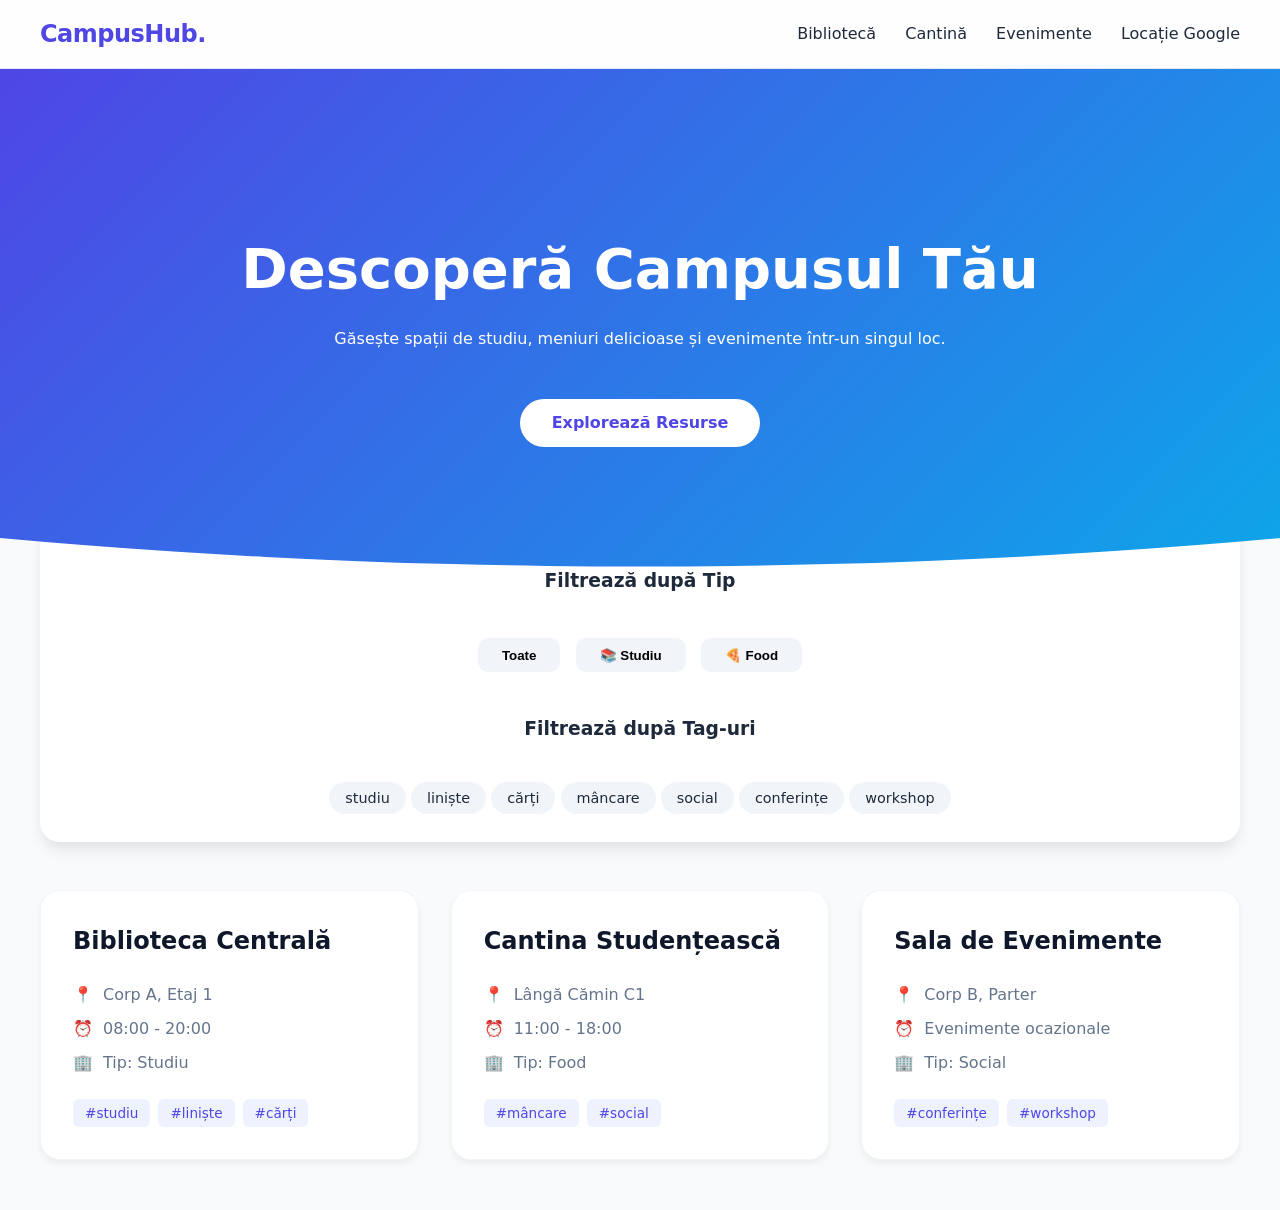
<file: lab 2/index.html>
<!DOCTYPE html>
<html lang="ro">
<head>
    <meta charset="UTF-8">
    <title>Campus Info Hub | Home</title>
    <link rel="stylesheet" href="style.css">
</head>
<body>
    <nav>
        <div class="nav-container">
            <a href="index.html" class="logo">CampusHub.</a>
            <div class="links">
                <a href="pages/library.html">Bibliotecă</a>
                <a href="pages/cafeteria.html">Cantină</a>
                <a href="pages/events.html">Evenimente</a>
                <a href="https://maps.google.com" target="_blank">Locație Google</a>
            </div>
        </div>
    </nav>

    <header>
        <h1>Descoperă Campusul Tău</h1>
        <p>Găsește spații de studiu, meniuri delicioase și evenimente într-un singul loc.</p>
        <a href="#resources" class="btn-jump">Explorează Resurse</a>
    </header>

    <main id="resources">
        <div class="controls">
            <h3>Filtrează după Tip</h3>
            <div class="filter-group">
                <button onclick="filterByType('all')">Toate</button>
                <button onclick="filterByType('Studiu')">📚 Studiu</button>
                <button onclick="filterByType('Food')">🍕 Food</button>
            </div>
            <h3>Filtrează după Tag-uri</h3>
            <div id="tagCloud" class="tag-cloud"></div>
        </div>

        <div id="resourceContainer" class="grid-container">
            </div>
    </main>

    <script src="scripts.js"></script>
</body>
</html>
</file>
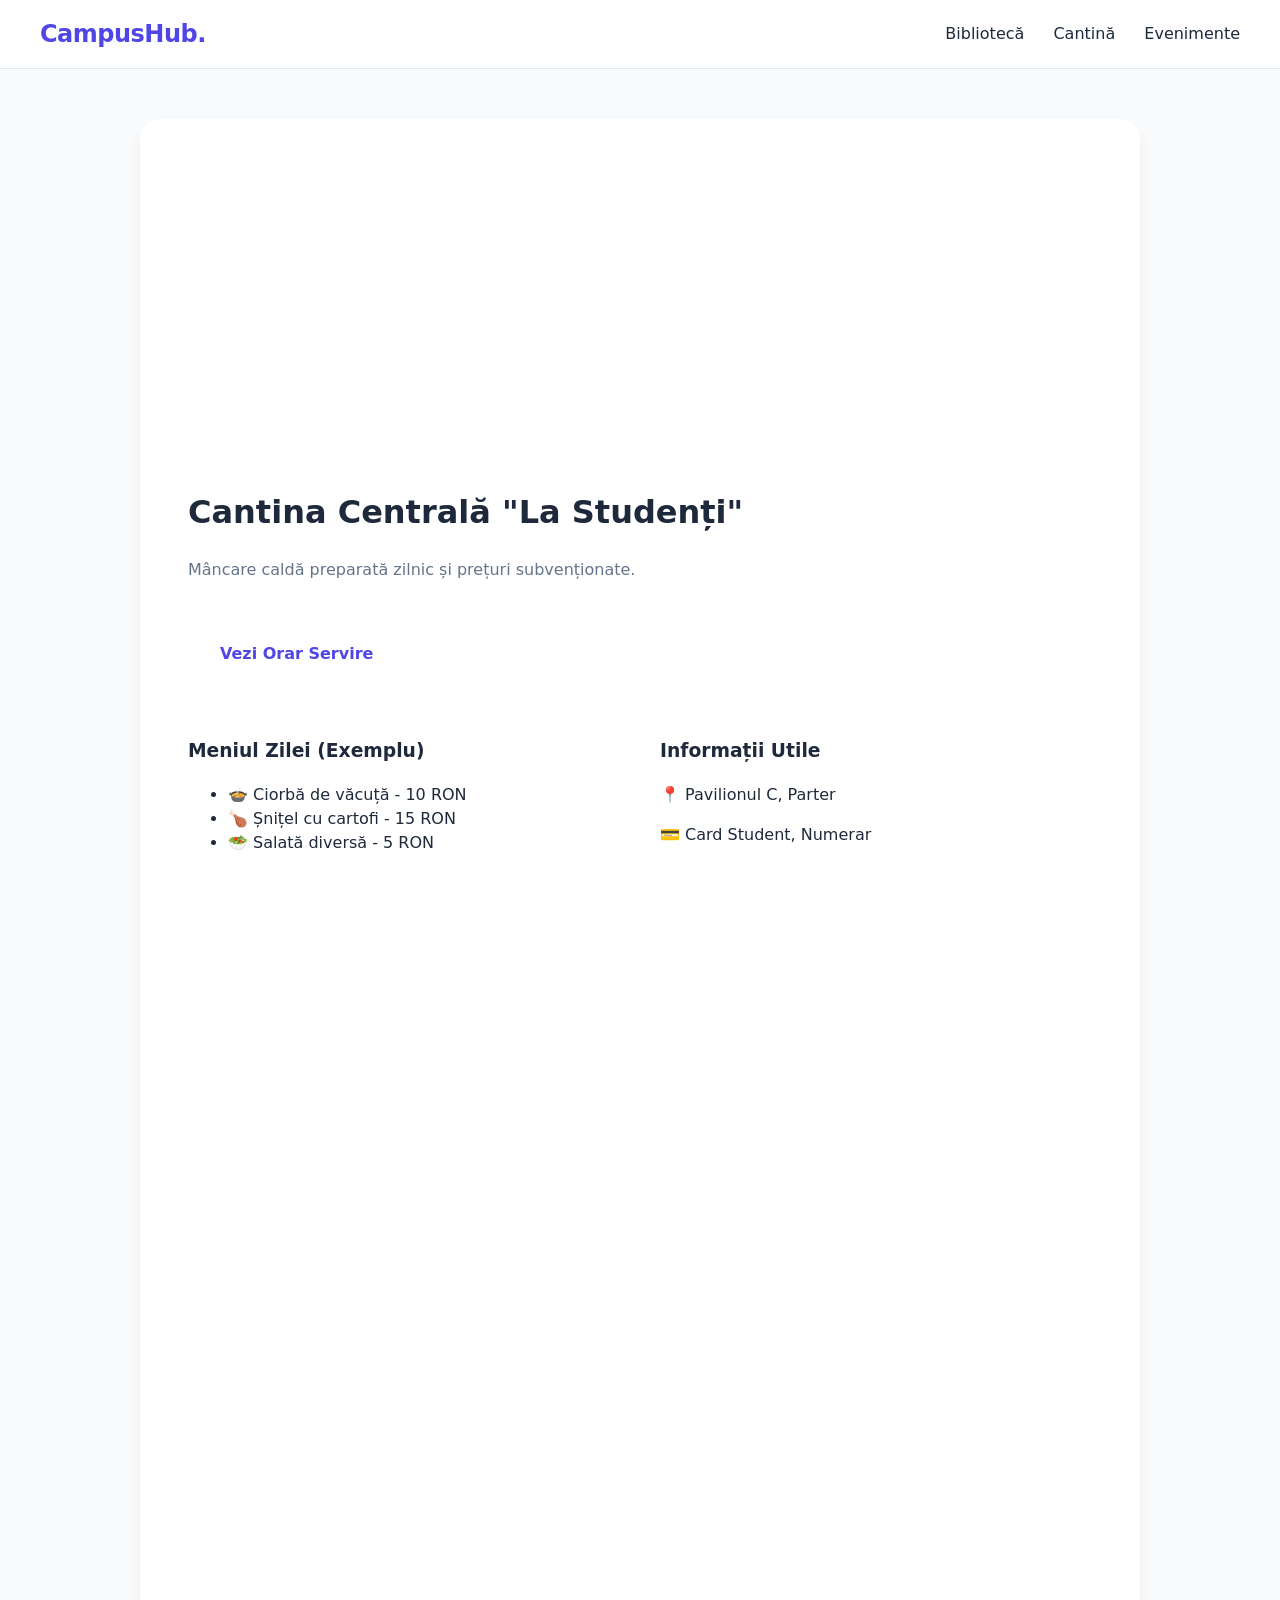
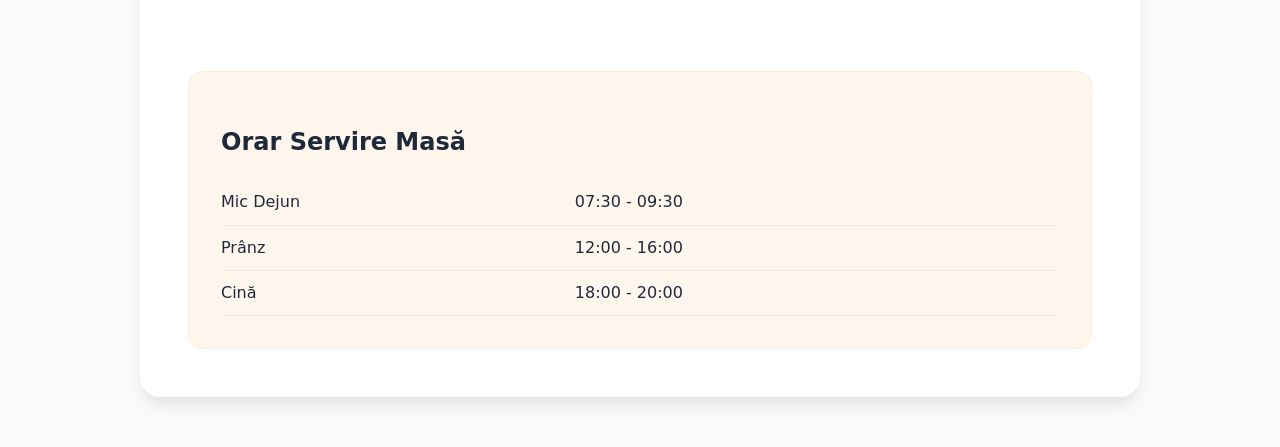
<file: lab 2/pages/cafeteria.html>
<!DOCTYPE html>
<html lang="ro">
<head>
    <meta charset="UTF-8">
    <link rel="stylesheet" href="../style.css">
    <title>Cantina Studențească | CampusHub</title>
</head>
<body>
    <nav>
        <div class="nav-container">
            <a href="../index.html" class="logo">CampusHub.</a>
            <div class="links">
                <a href="library.html">Bibliotecă</a>
                <a href="cafeteria.html">Cantină</a>
                <a href="events.html">Evenimente</a>
            </div>
        </div>
    </nav>
    
    <div class="resource-page-wrapper">
        <div class="resource-container">
            <div class="resource-banner" style="background-image: url('https://images.unsplash.com/photo-1567306226416-28f0efdc88ce?w=1000');"></div>
            
            <div class="resource-content">
                <h1>Cantina Centrală "La Studenți"</h1>
                <p class="text-muted">Mâncare caldă preparată zilnic și prețuri subvenționate.</p>
                
                <a href="#orar-cantina" class="btn-jump">Vezi Orar Servire</a>

                <div class="resource-grid">
                    <div>
                        <h3>Meniul Zilei (Exemplu)</h3>
                        <ul>
                            <li>🍲 Ciorbă de văcuță - 10 RON</li>
                            <li>🍗 Șnițel cu cartofi - 15 RON</li>
                            <li>🥗 Salată diversă - 5 RON</li>
                        </ul>
                    </div>
                    <div>
                        <h3>Informații Utile</h3>
                        <p>📍 Pavilionul C, Parter</p>
                        <p>💳 Card Student, Numerar</p>
                    </div>
                </div>

                <div id="orar-cantina" class="schedule-section bg-cafeteria">
                    <h2>Orar Servire Masă</h2>
                    <table class="schedule-table">
                        <tr><td>Mic Dejun</td><td>07:30 - 09:30</td></tr>
                        <tr><td>Prânz</td><td>12:00 - 16:00</td></tr>
                        <tr><td>Cină</td><td>18:00 - 20:00</td></tr>
                    </table>
                </div>
            </div>
        </div>
    </div>
</body>
</html>
</file>
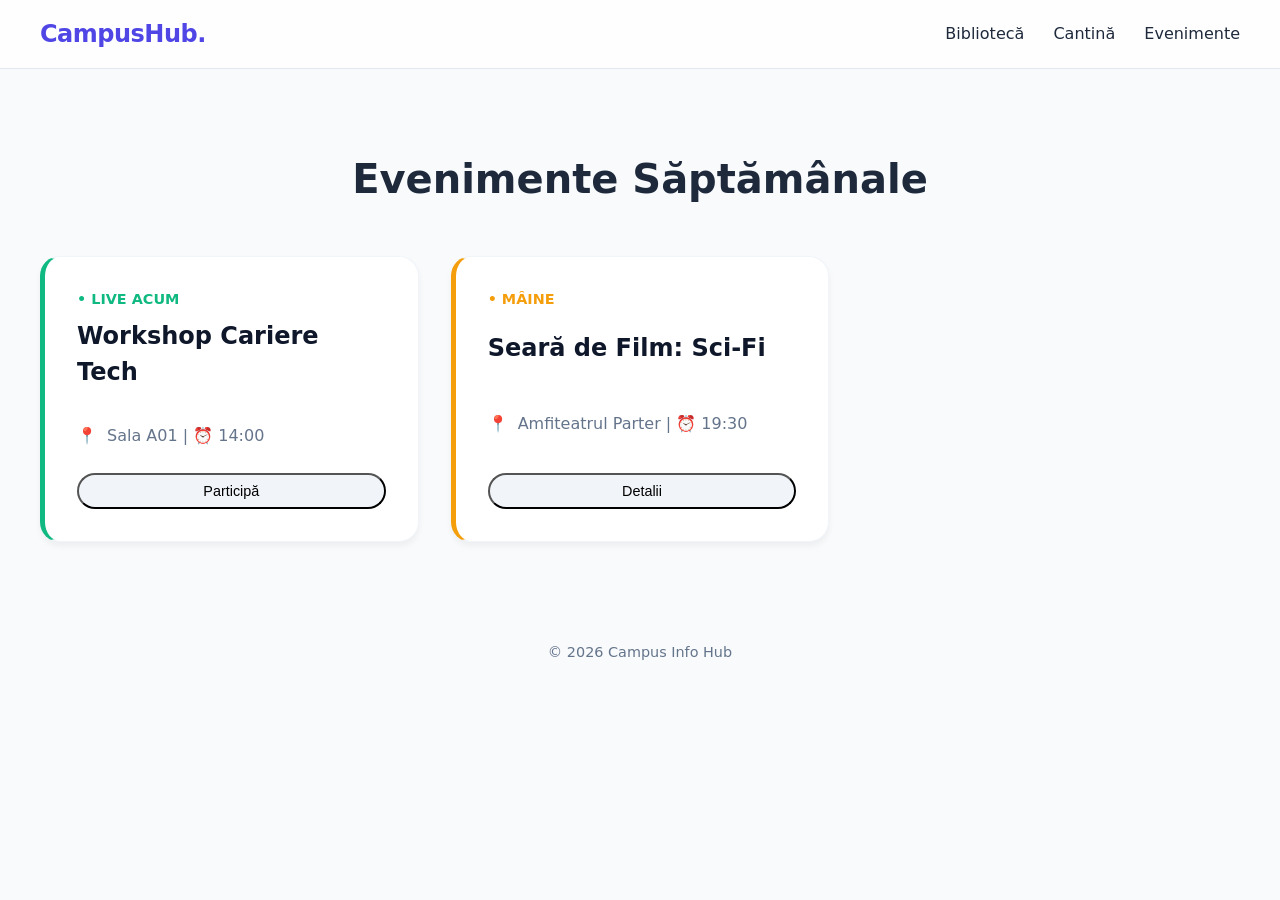
<file: lab 2/pages/events.html>
<!DOCTYPE html>
<html lang="ro">
<head>
    <meta charset="UTF-8">
    <link rel="stylesheet" href="../style.css">
    <title>Evenimente | CampusHub</title>
</head>
<body>
    <nav>
        <div class="nav-container">
            <a href="../index.html" class="logo">CampusHub.</a>
            <div class="links">
                <a href="library.html">Bibliotecă</a>
                <a href="cafeteria.html">Cantină</a>
                <a href="events.html">Evenimente</a>
            </div>
        </div>
    </nav>

    <main class="events-main">
        <h1 class="page-title">Evenimente Săptămânale</h1>
        
        <div class="grid-container">
            <div class="card card-live">
                <span class="status-tag" style="color: #10b981;">• LIVE ACUM</span>
                <h3>Workshop Cariere Tech</h3>
                <div class="card-detail"><span>📍</span> Sala A01 | ⏰ 14:00</div>
                <button class="filter-tag" style="margin-top: 15px;">Participă</button>
            </div>

            <div class="card card-tomorrow">
                <span class="status-tag" style="color: #f59e0b;">• MÂINE</span>
                <h3>Seară de Film: Sci-Fi</h3>
                <div class="card-detail"><span>📍</span> Amfiteatrul Parter | ⏰ 19:30</div>
                <button class="filter-tag" style="margin-top: 15px;">Detalii</button>
            </div>
        </div>
    </main>

    <footer>
        &copy; 2026 Campus Info Hub
    </footer>
</body>
</html>
</file>
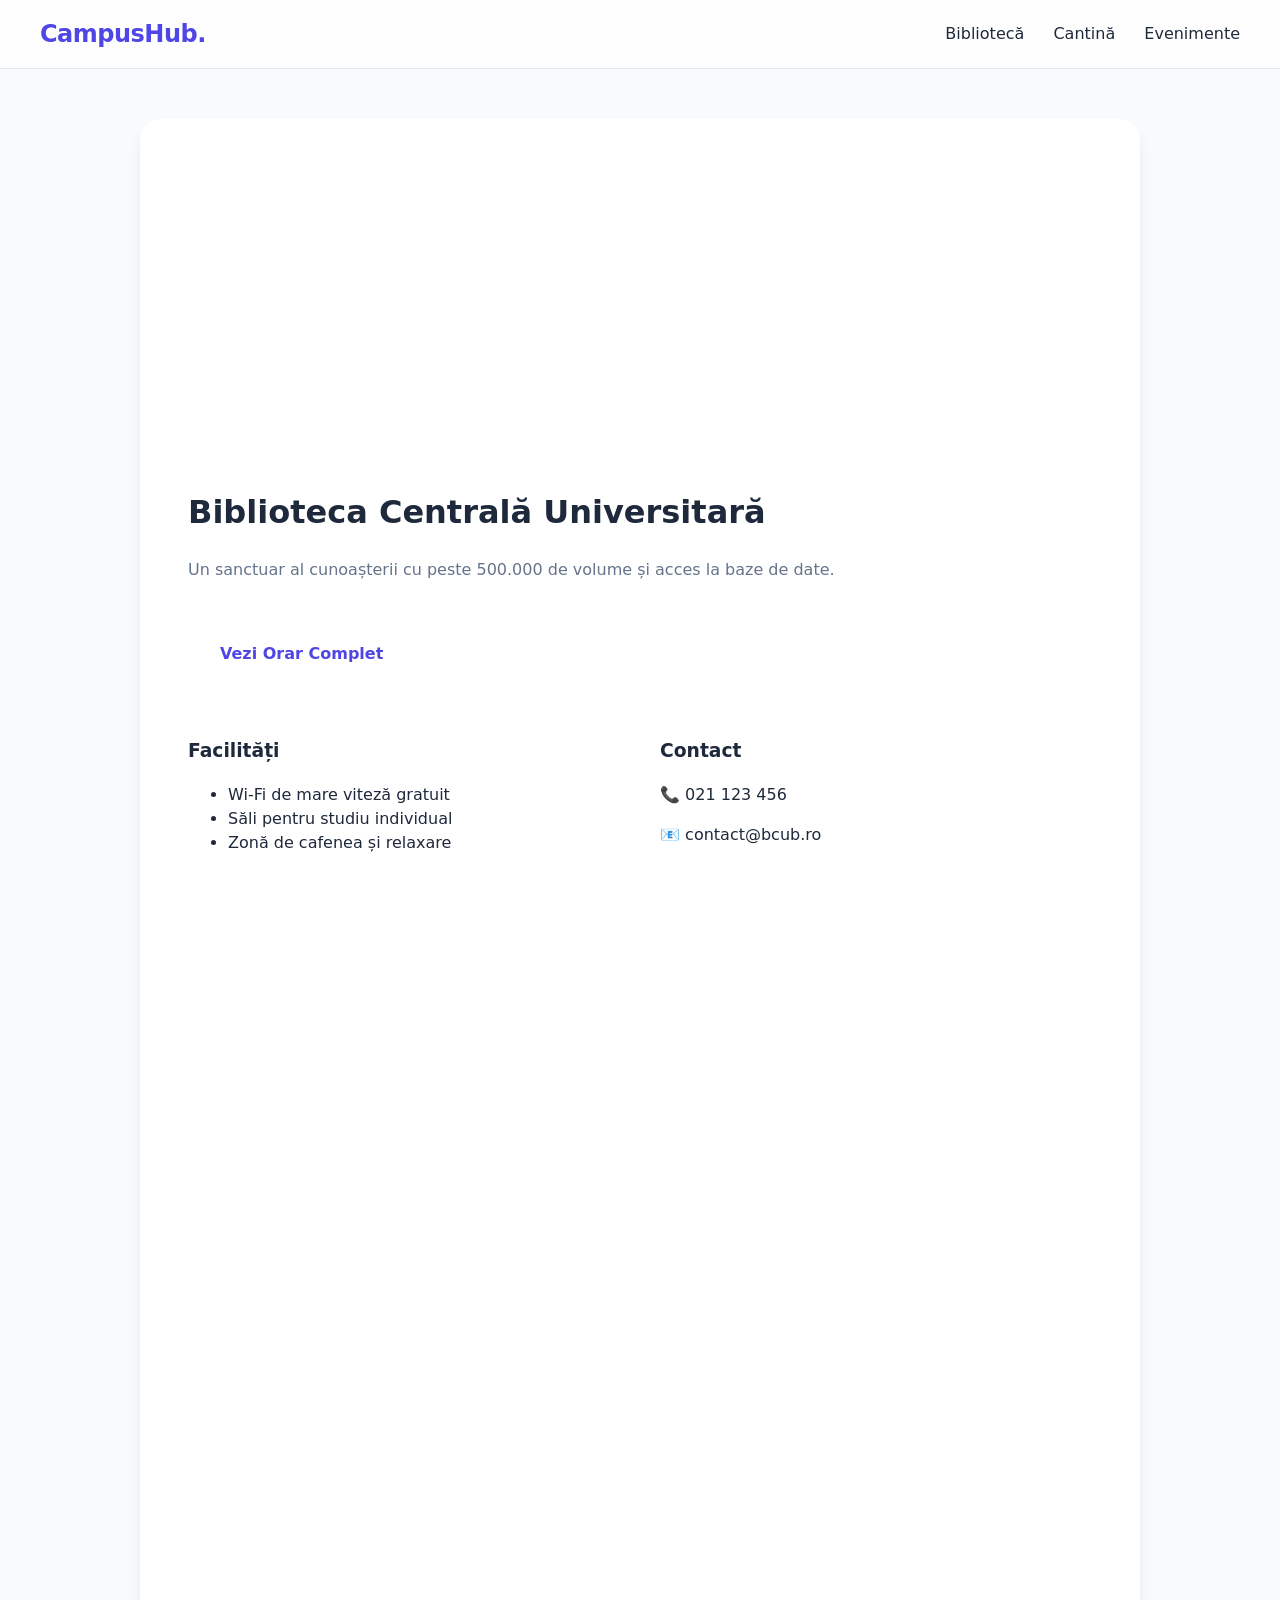
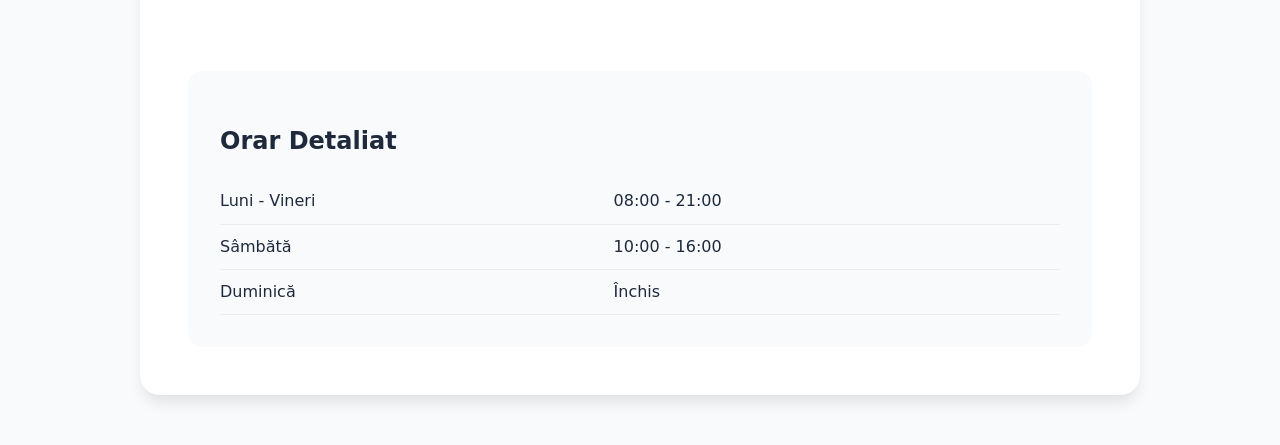
<file: lab 2/pages/library.html>
<!DOCTYPE html>
<html lang="ro">
<head>
    <meta charset="UTF-8">
    <link rel="stylesheet" href="../style.css">
    <title>Bibliotecă | CampusHub</title>
</head>
<body>
    <nav>
        <div class="nav-container">
            <a href="../index.html" class="logo">CampusHub.</a>
            <div class="links">
                <a href="library.html">Bibliotecă</a>
                <a href="cafeteria.html">Cantină</a>
                <a href="events.html">Evenimente</a>
            </div>
        </div>
    </nav>
    
    <div class="resource-page-wrapper">
        <div class="resource-container">
            <div class="resource-banner" style="background-image: url('https://images.unsplash.com/photo-1521587760476-6c12a4b040da?w=1000');"></div>
            <div class="resource-content">
                <h1>Biblioteca Centrală Universitară</h1>
                <p class="text-muted">Un sanctuar al cunoașterii cu peste 500.000 de volume și acces la baze de date.</p>
                
                <a href="#orar-detaliat" class="btn-jump">Vezi Orar Complet</a>

                <div class="resource-grid">
                    <div>
                        <h3>Facilități</h3>
                        <ul>
                            <li>Wi-Fi de mare viteză gratuit</li>
                            <li>Săli pentru studiu individual</li>
                            <li>Zonă de cafenea și relaxare</li>
                        </ul>
                    </div>
                    <div>
                        <h3>Contact</h3>
                        <p>📞 021 123 456</p>
                        <p>📧 contact@bcub.ro</p>
                    </div>
                </div>

                <div id="orar-detaliat" class="schedule-section bg-library">
                    <h2>Orar Detaliat</h2>
                    <table class="schedule-table">
                        <tr><td>Luni - Vineri</td><td>08:00 - 21:00</td></tr>
                        <tr><td>Sâmbătă</td><td>10:00 - 16:00</td></tr>
                        <tr><td>Duminică</td><td>Închis</td></tr>
                    </table>
                </div>
            </div>
        </div>
    </div>
</body>
</html>
</file>
<file: lab 2/style.css>
:root {
    --primary: #4f46e5;
    --primary-hover: #4338ca;
    --secondary: #0ea5e9;
    --bg-light: #f8fafc;
    --text-main: #1e293b;
    --text-muted: #64748b;
    --white: #ffffff;
    --shadow: 0 10px 15px -3px rgba(0, 0, 0, 0.1);
}

body {
    font-family: 'Inter', system-ui, -apple-system, sans-serif;
    margin: 0;
    background-color: var(--bg-light);
    color: var(--text-main);
    line-height: 1.5;
    scroll-behavior: smooth;
}

nav {
    background: rgba(255, 255, 255, 0.8);
    backdrop-filter: blur(10px);
    position: sticky;
    top: 0;
    z-index: 1000;
    border-bottom: 1px solid #e2e8f0;
    padding: 1rem 0;
}

.nav-container {
    max-width: 1200px;
    margin: 0 auto;
    display: flex;
    justify-content: space-between;
    align-items: center;
    padding: 0 2rem;
}

.logo {
    font-size: 1.5rem;
    font-weight: 800;
    color: var(--primary);
    text-decoration: none;
    letter-spacing: -0.5px;
}

.links a {
    margin-left: 1.5rem;
    text-decoration: none;
    color: var(--text-main);
    font-weight: 500;
    transition: color 0.2s;
}

.links a:hover {
    color: var(--primary);
}

header {
    background: linear-gradient(135deg, #4f46e5 0%, #0ea5e9 100%);
    color: var(--white);
    padding: 120px 2rem;
    text-align: center;
    clip-path: ellipse(150% 100% at 50% 0%);
}

header h1 {
    font-size: 3.5rem;
   margin-bottom: 1rem;
}

.btn-jump {
    display: inline-block;
    background: var(--white);
    color: var(--primary);
    padding: 0.75rem 2rem;
    border-radius: 50px;
    text-decoration: none;
    font-weight: 600;
    margin-top: 2rem;
    transition: transform 0.2s;
}

.btn-jump:hover { 
    transform: translateY(-3px);
}


main {
    max-width: 1200px;
    margin: -50px auto 50px;
    padding: 0 2rem;
}

.controls {
    background: var(--white);
    padding: 2rem;
    border-radius: 20px;
    box-shadow: var(--shadow);
    margin-bottom: 3rem;
    display: flex;
    flex-direction: column;
    align-items: center;
    gap: 1.5rem;
}

.filter-group button {
    background: #f1f5f9;
    border: none;
    padding: 0.6rem 1.5rem;
    border-radius: 10px;
    cursor: pointer;
    font-weight: 600;
    margin: 0 5px;
    transition: all 0.2s;
}

.filter-group button:hover {
    background: var(--primary);
    color: white;
}

.grid-container {
    display: grid;
    grid-template-columns: repeat(auto-fill, minmax(350px, 1fr));
    gap: 2rem;
}

.card {
    background: var(--white);
    border-radius: 20px;
    padding: 2rem;
    box-shadow: 0 4px 6px rgba(0,0,0,0.05);
    border: 1px solid #f1f5f9;
    transition: all 0.3s;
}

.card:hover { 
    transform: translateY(-10px);
    box-shadow: var(--shadow);
}

.card h3 {
    margin-top: 0;
    font-size: 1.5rem;
    color: #0f172a;
}

.card-detail {
    display: flex;
    align-items: center;
    gap: 10px;
    color: var(--text-muted);
    margin: 10px 0;
}

.tag-container {
    margin-top: 1.5rem;
    display: flex;
    flex-wrap: wrap;
    gap: 8px;
}

.tag {
    background: #eef2ff;
    color: var(--primary);
    padding: 4px 12px;
    border-radius: 6px;
    font-size: 0.85rem;
    font-weight: 500;
}

.filter-tag {
    cursor: pointer;
    background: #f1f5f9;
    padding: 8px 16px;
    border-radius: 50px;
    font-size: 0.9rem;
}

.filter-tag:hover {
    background: var(--secondary);
    color: white;
}

.resource-page-wrapper {
    max-width: 1000px;
    margin: 50px auto;
    padding: 0 2rem;
}

.resource-container {
    background: var(--white);
    border-radius: 20px;
    overflow: hidden;
    box-shadow: var(--shadow);
}

.resource-banner {
    height: 300px;
    background-size: cover;
    background-position: center;
}

.resource-content {
    padding: 3rem;
}

.resource-grid {
    margin-top: 40px;
    display: grid;
    grid-template-columns: 1fr 1fr;
    gap: 40px;
}

.schedule-section {
    margin-top: 800px; 
    padding: 2rem;
    border-radius: 15px;
}

.bg-library { background-color: #f8fafc; }
.bg-cafeteria { 
    background-color: #fff7ed; 
    border: 1px solid #ffedd5; 
}

.schedule-table {
    width: 100%;
    border-collapse: collapse;
}

.schedule-table tr {
    border-bottom: 1px solid rgba(0,0,0,0.05);
    height: 45px;
}

.schedule-table td {
    padding: 10px 0;
}

.card-live {
    border-left: 5px solid #10b981;
}

.card-tomorrow { 
    border-left: 5px solid #f59e0b; 
}

.status-tag {
    font-weight: bold;
    display: block;
    margin-bottom: 8px;
    font-size: 0.9rem;
}

.text-center { 
    text-align: center; 
}

.text-muted { 
    color: var(--text-muted); 
}

.m-b-40 { 
    margin-bottom: 40px; 
}

footer {
    text-align: center;
    padding: 50px 20px;
    color: var(--text-muted);
    font-size: 0.9rem;
}

.img-fluid {
    width: 100%;
    max-width: 500px;
    border-radius: 10px;
    margin: 20px 0;
}

.events-main {
    margin-top: 60px !important;
    position: relative;
    z-index: 1;
}

.page-title {
    text-align: center;
    padding: 20px 0;
    font-size: 2.5rem;
    color: var(--text-main);
}

.card-live, .card-tomorrow {
    display: flex;
    flex-direction: column;
    justify-content: space-between;
    min-height: 200px;
}
</file>
